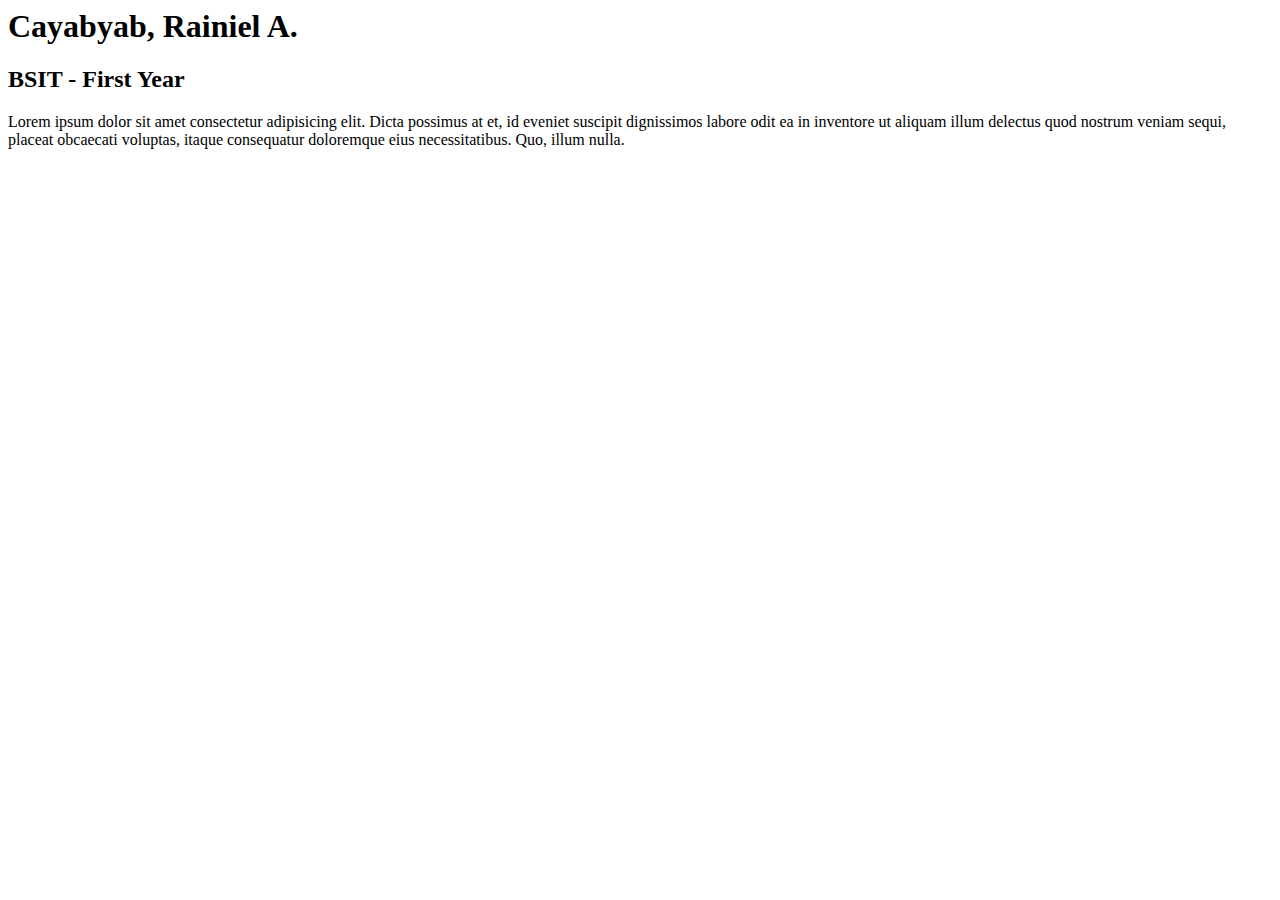
<file: index.html>
<html lang="en">
<head>
    <meta charset="UTF-8">
    <meta name="viewport" content="width=device-width, initial-scale=1.0">
    <title>IT0043 - TB02</title>
</head>
<body>
    <h1> 
        Cayabyab, Rainiel A.
    </h1>
    <h2>
        BSIT - First Year
    </h2>
    <p>
       Lorem ipsum dolor sit amet consectetur adipisicing elit. Dicta possimus at et, id eveniet suscipit dignissimos labore odit ea in inventore ut aliquam illum delectus quod nostrum veniam sequi, placeat obcaecati voluptas, itaque consequatur doloremque eius necessitatibus. Quo, illum nulla.
    </p>
</body>
</html>
</file>
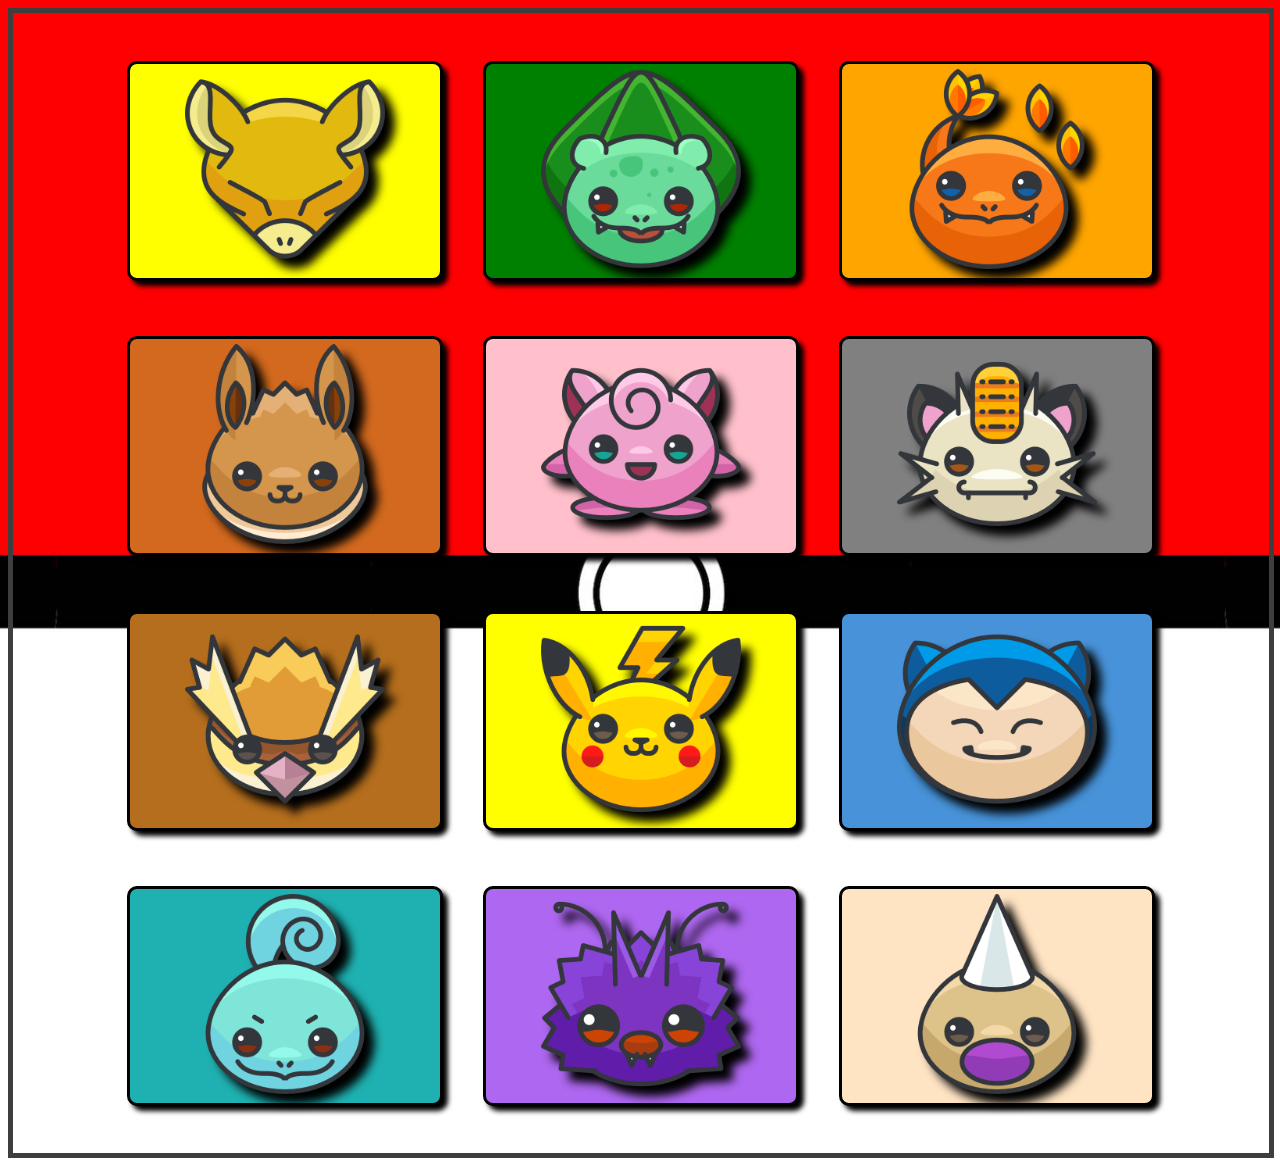
<file: cayabyab_mpe.html>
<!DOCTYPE html>
<html lang="en">
<head>
    <meta charset="UTF-8">
    <meta name="viewport" content="width=device-width, initial-scale=1.0">
    <title>Pokemon Icon</title>
    <link rel="stylesheet" href="cayabyab_mpe.css">
</head>
<body>
    <div class="container">
        <div class="card abra">
        <img src="1 abra.png" alt="abra" class="pokemon">
        <p class = name> ABRA </p>
        <img src="pokeballmpe.png" alt="" class="pokeball">
        </div>

        <div class="card bullbasaur">
        <img src="2 bullbasaur.png" alt="bullbasaur" class="pokemon">
        <p class = name> BULLBASAUR </p>
        <img src="pokeballmpe.png" alt="" class="pokeball">
        </div>

        <div class="card charmander">
        <img src="3 charmander.png" alt="charmander" class="pokemon">
        <p class = name> CHARMANDER </p>
        <img src="pokeballmpe.png" alt="" class="pokeball">
        </div>

        <div class="card eevee">
        <img src="4 eevee.png" alt="eevee" class="pokemon">
        <p class = name> EEVEE </p>
        <img src="pokeballmpe.png" alt="" class="pokeball">
        </div>

        <div class="card jigglypuff">
        <img src="5 jigglypuff.png" alt="jigglypuff" class="pokemon">
        <p class = name> JIGGLYPUFF </p>
        <img src="pokeballmpe.png" alt="" class="pokeball">
        </div>

        <div class="card meowth">
        <img src="6 meowth.png" alt="meowth" class="pokemon">
        <p class = name> MEOWTH </p>
        <img src="pokeballmpe.png" alt="" class="pokeball">
        </div>

        <div class="card pidgey">
        <img src="7 pidgey.png" alt="pidgey" class="pokemon">
        <p class = name> PIDGEY </p>
        <img src="pokeballmpe.png" alt="" class="pokeball">
        </div>

        <div class="card pikachu">
        <img src="8 pikachu.png" alt="pikachu" class="pokemon">
        <p class = name> PIKACHU </p>
        <img src="pokeballmpe.png" alt="" class="pokeball">
        </div>

        <div class="card snorlax">
        <img src="9 snorlax.png" alt="snorlax" class="pokemon">
        <p class = name> SNORLAX </p>
        <img src="pokeballmpe.png" alt="" class="pokeball">
        </div>

        <div class="card squirtle">
        <img src="10 squirtle.png" alt="squirtle" class="pokemon">
        <p class = name> SQUIRTLE </p>
        <img src="pokeballmpe.png" alt="" class="pokeball">
        </div>

        <div class="card venonat">
        <img src="11 venonat.png" alt="venonat" class="pokemon">
        <p class = name> VENONAT </p>
        <img src="pokeballmpe.png" alt="" class="pokeball">
        </div>

        <div class="card weedle">
        <img src="12 weedle.png" alt="weedle" class="pokemon">
        <p class = name> WEEDLE </p>
        <img src="pokeballmpe.png" alt="" class="pokeball">
        </div>
    </div>
</body>
</html>
</file>
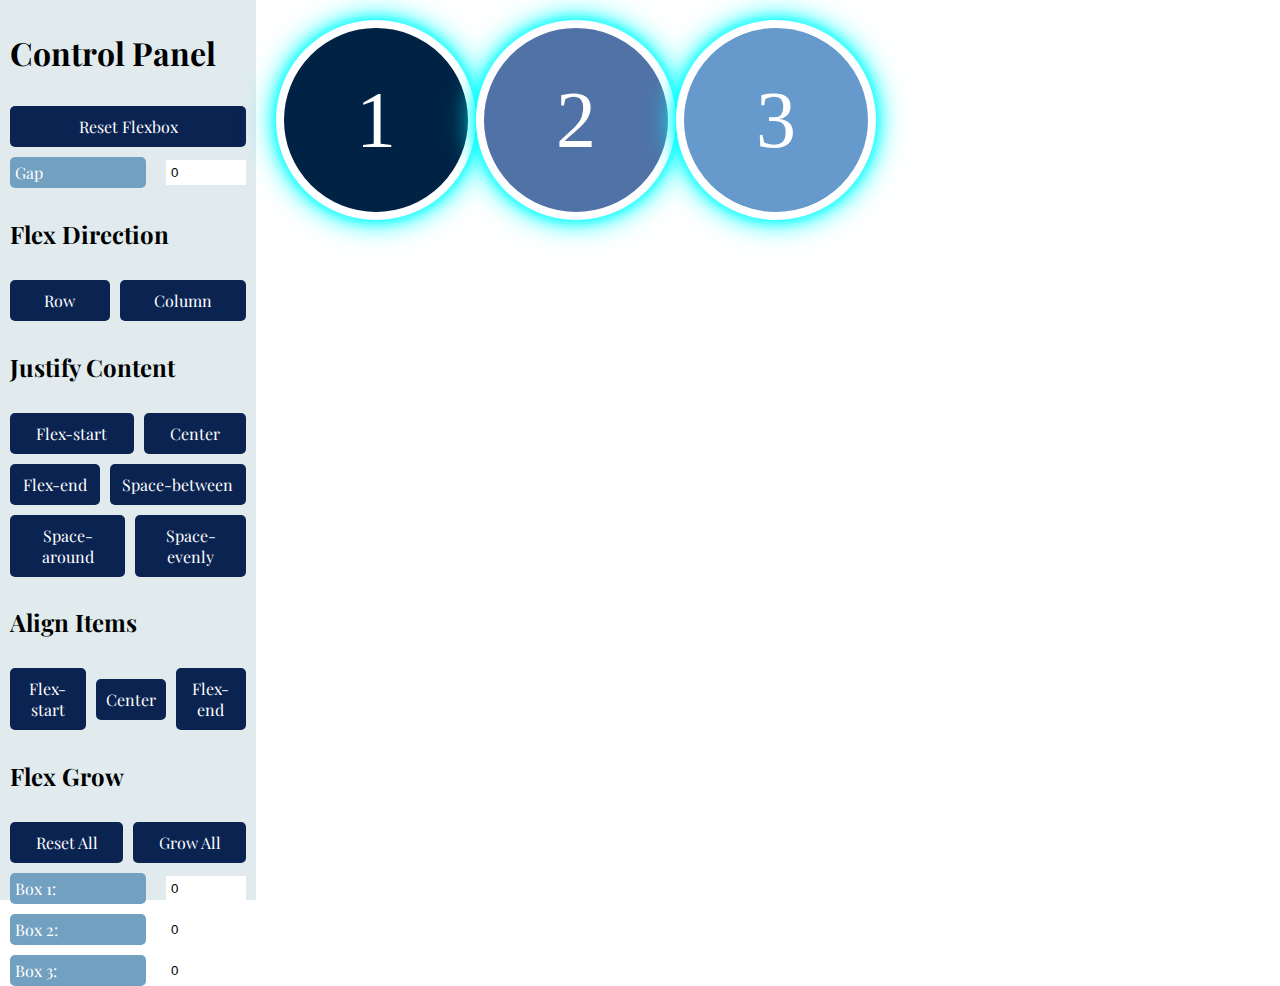
<file: san roque_cayabyab_tsa8.html>
<!DOCTYPE html>
<html lang="en">

<head>
  <meta charset="UTF-8">
  <meta name="viewport" content="width=device-width, initial-scale=1.0">
  <title>Flexbox Simulation</title>
  <link rel="stylesheet" href="san roque_cayabyab_tsa8.css">
</head>

<body>
  <div class="container">
    <div class="control-panel">
      <h1>Control Panel</h1>
      <button id="reset-flexbox" class="control-btn">Reset Flexbox</button>

      <div class="control-group-row">
        <p class="control-label">Gap</p>
        <input type="number" id="gap" min="0" value="0">
      </div>

      <div class="control-group">
        <h2>Flex Direction</h2>
        <div class="control-group-row">
          <button id="flex-direction-row" class="control-btn">Row</button>
          <button id="flex-direction-column" class="control-btn">Column</button>
        </div>
      </div>

      <div class="control-group">
        <h2>Justify Content</h2>
        <div class="control-group-row">
          <button id="justify-start" class="control-btn">Flex-start</button>
          <button id="justify-center" class="control-btn">Center</button>
        </div>
        <div class="control-group-row">
          <button id="justify-end" class="control-btn">Flex-end</button>
          <button id="justify-space-between" class="control-btn">Space-between</button>
        </div>
        <div class="control-group-row">
          <button id="justify-space-around" class="control-btn">Space-around</button>
          <button id="justify-space-evenly" class="control-btn">Space-evenly</button>
        </div>
      </div>

      <div class="control-group">
        <h2>Align Items</h2>
        <div class="control-group-row">
          <button id="align-start" class="control-btn">Flex-start</button>
          <button id="align-center" class="control-btn">Center</button>
          <button id="align-end" class="control-btn">Flex-end</button>
        </div>
      </div>

      <div class="control-group">
        <h2>Flex Grow</h2>
        <div class="control-group-row">
          <button id="flex-grow-reset" class="control-btn">Reset All</button>
          <button id="flex-grow-all" class="control-btn">Grow All</button>
        </div>
        <div class="control-group-row">
          <p class="control-label">Box 1:</p>
          <input type="number" id="flex-grow-1" min="0" value="0">
        </div>
        <div class="control-group-row">
          <p class="control-label">Box 2:</p>
          <input type="number" id="flex-grow-2" min="0" value="0">
        </div>
        <div class="control-group-row">
          <p class="control-label">Box 3:</p>
          <input type="number" id="flex-grow-3" min="0" value="0">
        </div>
      </div>
    </div>

    <div class="display-panel">
      <div class="box" id="box-1">1</div>
      <div class="box" id="box-2">2</div>
      <div class="box" id="box-3">3</div>
    </div>
  </div>
  <script src="san roque_cayabyab_tsa8.js"></script>
</body>

</html>
</file>
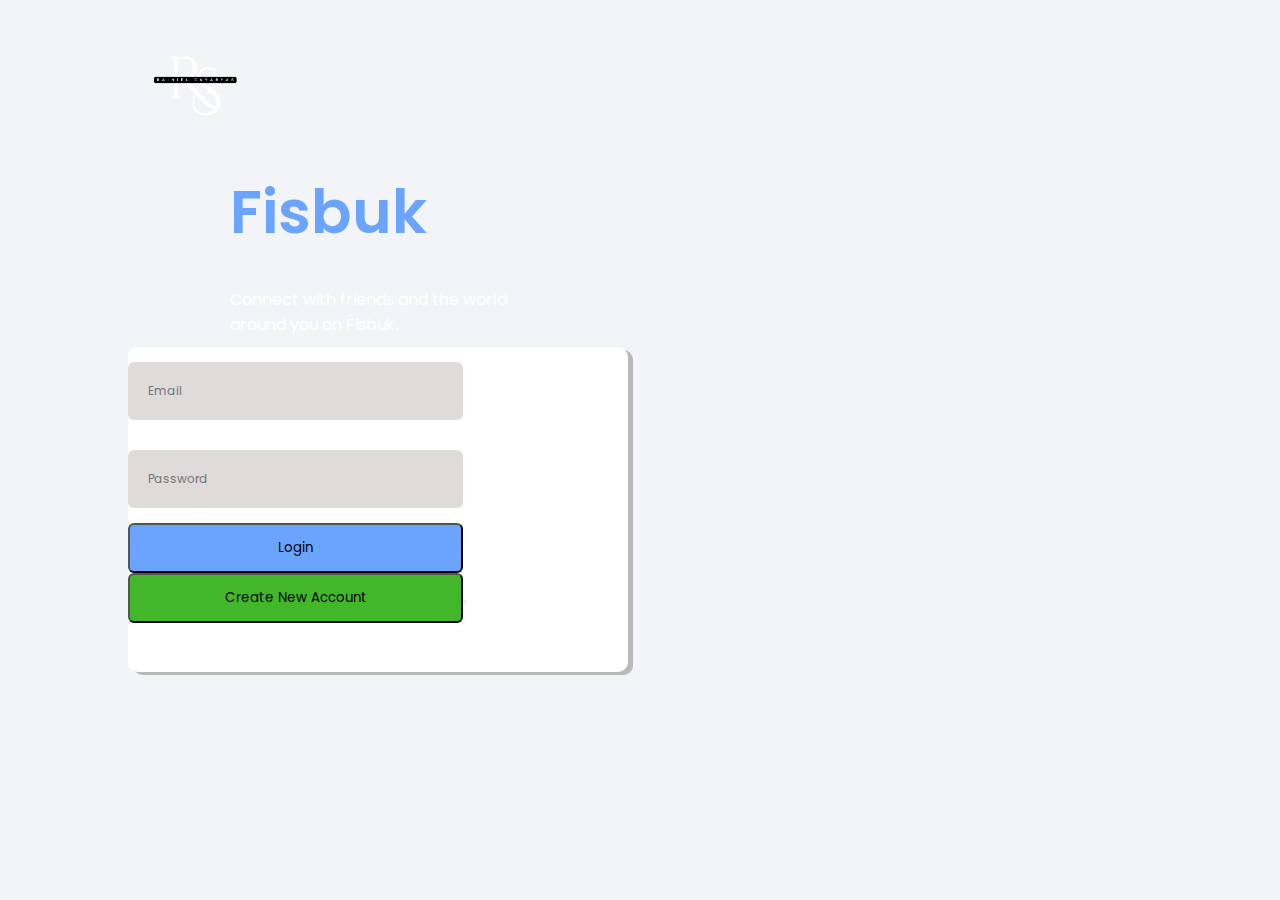
<file: WebReview.html>
<!DOCTYPE html>
<html lang="en">
<head>
    <meta charset="UTF-8">
    <meta name="viewport" content="width=device-width, initial-scale=1.0">
    <title>Web Design Review</title>
    <link rel="stylesheet" href="WebReview.css">
</head>
<body>
    <div id="header">
        <div class="container">

            <nav>
                <img src="logo.png" class="logo">
            </nav>

<!-- -------------------------------------- Contact -------------------------------- -->
            <div id="contact">
                <div class="container">
                    <div class="row">
                        <div class="contact-left">
                            <h1 class="title">Fisbuk</h1>
                            <p><i class="sub-text"></i> Connect with friends and the world <br> around you on Fisbuk.
                            </p>
                            </div>
                        </div> 
                    </div>           
<!-- -------------------------------------- login --------------------------------- -->
 <div class="login-border">                
    <div class="contact-right">
    <form>
        <div class="contact-right">
        <input type="email" name="Email" placeholder="Email" required>
        <br>
        <input type="password" name="Password" placeholder="Password" required> <br>
        <button type="submit" class="btn btn2">Login</button> <br>
        <button type="submit" class="btn3">Create New Account<button> 
    </form>
</div>
</div>
</div>
</div>
</div>
</body>
</html>
</file>
<file: cayabyab_mpe.css>
@import url('https://fonts.googleapis.com/css2?family=Poppins:ital,wght@0,100;0,200;0,300;0,400;0,500;0,600;0,700;0,800;0,900;1,100;1,200;1,300;1,400;1,500;1,600;1,700;1,800;1,900&display=swap');

.name {
   display: none; 
}

body {
    background-image: url(mpebackground.jpg);
    padding: 0px;
    justify-content: center;
    background-repeat: no-repeat;
    background-position: center;
    background-size: cover;
} 

.container {
    display: flex;
    flex-wrap: wrap;
    justify-content: center;
    align-items: center;
    width: 95vw;
    height: 1100px;
    border: 5px solid rgb(63, 62, 62); 
    padding: 20px;
    background-size: cover;
}

.card{
text-align: center;
padding: 5px;
margin: 20px;
border-style: inherit;
border-radius: 10px;
display: inline-block;
width: 300px;
box-shadow: 5px 5px 5px rgb(0, 0, 0);
transition: all 1s ease;
}

.card:hover {
transform: scale(1.1); 
box-shadow: 10px 10px 15px rgb(0, 0, 0); 
}

.pokemon{
height: 200px;
filter: drop-shadow(10px 10px 5px black);
border-radius: 10px;
}

.pokeball {
    width: 65px;
    display: none;
}

.abra{
background-color: yellow;
}
.bullbasaur{
background-color: green;
}
.charmander{
background-color: orange;
}
.eevee{
background-color: chocolate;
}
.jigglypuff{
background-color: pink;
}
.meowth{
background-color: gray;
}
.pidgey{
background-color: rgb(180, 110, 29);
}
.pikachu{
background-color: yellow;
}
.snorlax{
background-color: rgb(71, 146, 216);
}
.squirtle{
background-color: rgb(31, 177, 177);
}
.venonat{
background-color: rgb(174, 103, 240);
}
.weedle{
background-color: bisque;
}

@media (max-width: 1130px) {
    .container {
        display: flex;
        flex-wrap: wrap;
        justify-content: center;
        align-items: center;
        width: 95vw;
        height: 180vw;
        border: 5px rgb(63, 62, 62);
        border-style: outset;
        padding: 20px;
        background-size: cover;
        position: relative; 
    }

    .card {
        text-align: center;
        padding: 5px;
        margin: 20px;
        border-style: inherit;
        border-radius: 10px;
        display: flex; 
        align-items: center; 
        width: 1400px;
        height: 100px;
        box-shadow: 5px 5px 5px rgb(0, 0, 0);
        position: relative; 
    }

    .pokemon {
        height: 50px;
        filter: drop-shadow(10px 10px 5px black);
        border-radius: 10px;
        margin-right: 20px; 
    }
    

    .name {
        display: block;
        font-family: "Poppins";
        font-size: 30px;
        margin: 10px 0;
        color: white; 
        font-weight: bold; 
        text-shadow: 2px 2px 5px rgba(0, 0, 0, 0.7);
        flex-grow: 1; 
    }

    .pokeball {
        display: inline-block;
    }

    .card.abra:hover {
        background-image: url(cardbg.jpg);
        background-size: cover; 
        background-repeat: no-repeat; 
    }

    .card.bullbasaur:hover {
        background-image: url(bulba\ bg.jpg);
        background-size: cover; 
        background-repeat: no-repeat; 
    }

    .card.charmander:hover {
        background-image: url(charm\ bg.jpg);
        background-size: cover; 
        background-repeat: no-repeat; 
    }

    .card.eevee:hover {
        background-image: url(eevee\ bg.jpg);
        background-size: cover; 
        background-repeat: no-repeat; 
    }

    .card.jigglypuff:hover {
        background-image: url(jigg\ bg.jpg);
        background-size: cover; 
        background-repeat: no-repeat; 
    }

    .card.meowth:hover {
        background-image: url(meowth\ bg.jpg);
        background-size: cover; 
        background-repeat: no-repeat; 
    }

    .card.pidgey:hover {
        background-image: url(pidgey\ bg.jpg);
        background-size: cover; 
        background-repeat: no-repeat; 
    }

    .card.pikachu:hover {
        background-image: url(pika\ bg.jpg);
        background-size: cover; 
        background-repeat: no-repeat; 
    }

    .card.snorlax:hover {
        background-image: url(snorlax\ bg.jpg);
        background-size: cover; 
        background-repeat: no-repeat; 
    }

    .card.squirtle:hover {
        background-image: url(squirtle\ bg.jpg);
        background-size: cover; 
        background-repeat: no-repeat; 
    }

    .card.venonat:hover {
        background-image: url(venonat\ bg.jpg);
        background-size: cover; 
        background-repeat: no-repeat; 
    }

    .card.weedle:hover {
        background-image: url(weedle\ bg.jpg);
        background-size: cover; 
        background-repeat: no-repeat; 
    }
}

@media (max-width: 700px){

    .container {
        display: flex;
        flex-wrap: wrap;
        justify-content: center;
        align-items: center;
        width: 95vw;
        height: 400vw;
        border: 1.5vw rgb(63, 62, 62);
        border-style: solid;
        padding: 0px;
        background-size: cover;
    }

    .card {
        text-align: center;
        padding: 5px;
        margin: 20px;
        border-style: inherit;
        border-radius: 5px;
        display: inline-block;
        width: 40vw;
        height: 30vw;
        box-shadow: 5px 5px 5px rgb(0, 0, 0);
        position: relative; 
    }

    .pokemon {
        height: 130px;
        width: auto; 
        filter: drop-shadow(10px 10px 5px black);
        border-radius: 10px;
        position: absolute; 
        top: 50%;
        left: 50%;
        transform: translate(-50%, -50%); 
    }

    .name {
        font-family: "Poppins";
        font-size: 20px; 
        margin: 10px 0;
        color: white;
        font-weight: bold;
        text-shadow: 2px 2px 5px rgba(0, 0, 0, 0.7);
        position: absolute; 
        bottom: 10px;
        left: 50%;
        transform: translateX(-50%); 
        width: 80%; 
    }

    .pokeball {
        display: none; 
    }

.card.abra:hover {
    background-image: url(cardbg.jpg);
    background-size: cover; 
    background-repeat: no-repeat; 
}

.card.bullbasaur:hover {
    background-image: url(bulba\ bg.jpg);
    background-size: cover; 
    background-repeat: no-repeat; 
}

.card.charmander:hover {
    background-image: url(charm\ bg.jpg);
    background-size: cover; 
    background-repeat: no-repeat; 
}

.card.eevee:hover {
    background-image: url(eevee\ bg.jpg);
    background-size: cover; 
    background-repeat: no-repeat; 
}

.card.jigglypuff:hover {
    background-image: url(jigg\ bg.jpg);
    background-size: cover; 
    background-repeat: no-repeat; 
}

.card.meowth:hover {
    background-image: url(meowth\ bg.jpg);
    background-size: cover; 
    background-repeat: no-repeat; 
}

.card.pidgey:hover {
    background-image: url(pidgey\ bg.jpg);
    background-size: cover; 
    background-repeat: no-repeat; 
}

.card.pikachu:hover {
    background-image: url(pika\ bg.jpg);
    background-size: cover; 
    background-repeat: no-repeat; 
}

.card.snorlax:hover {
    background-image: url(snorlax\ bg.jpg);
    background-size: cover; 
    background-repeat: no-repeat; 
}

.card.squirtle:hover {
    background-image: url(squirtle\ bg.jpg);
    background-size: cover; 
    background-repeat: no-repeat; 
}

.card.venonat:hover {
    background-image: url(venonat\ bg.jpg);
    background-size: cover; 
    background-repeat: no-repeat; 
}

.card.weedle:hover {
    background-image: url(weedle\ bg.jpg);
    background-size: cover; 
    background-repeat: no-repeat; 
}
}
</file>
<file: san roque_cayabyab_tsa8.css>
@import url('https://fonts.googleapis.com/css2?family=Playfair+Display:ital,wght@0,400..900;1,400..900&display=swap');

* {
    border: 0;
    padding: 0;
    box-sizing: border-box;
  }
  
  body {
    font-family: "Playfair";
    margin: 0;
    padding: 0;
    box-sizing: border-box;
  }
  
  .container {
    display: flex;
    height: 100vh;
  }
  
  .control-panel {
    width: 20%;
    height: 100vh;
    padding: 10px;
    background-color: #E1EBEE;
    display: flex;
    flex-direction: column;
    gap: 10px;
    box-sizing: border-box;
    font-family: "Playfair Display";

  }
  
  .control-group {
    display: flex;
    flex-direction: column;
    gap: 10px;
  }
  
  .control-group-row {
    display: flex;
    gap: 10px;
    align-items: center;
  }
  
  .control-btn {
    background-color: #0a2351;
    color: white;
    padding: 10px;
    border: none;
    cursor: pointer;
    text-align: center;
    border-radius: 5px;
    flex-grow: 1;
    font-family: "Playfair Display";
    font-size: 1rem;
    transition: box-shadow 0.3s ease-in-out;
  }
  
  .control-btn:hover::after, .control-btn:hover::before {
    content: '';
    background: linear-gradient(90deg, #FC466B 0%, #3F5EFB 100%);
    width: 100%;
    height: 100%;
    position: absolute;
    inset: 0;
    z-index: -1;

    animation: move-right-side 1s ease infinite;
}

.control-btn:hover::before {
    background: linear-gradient(90deg, #00C9FF 0%, #92FE9D 100%);
    inset: 0;
    animation: move-left-side 1s ease infinite;
    z-index: -2;
}

.control-btn:hover {
    background-color: #B9D9EB;
    color: black;
}

  
  .control-btn:hover {
    box-shadow: 0 0 10px 2px rgba(0, 255, 255, 0.8), 
                0 0 20px 4px rgba(0, 255, 255, 0.6), 
                0 0 30px 6px rgba(0, 255, 255, 0.4);
  }
  p.control-label {
    background-color: #72A0C1;
    color: white;
    padding: 5px;
    margin: 0;
    display: flex;
    align-items: center;
    border-radius: 5px;
    font-size: 1rem;
    flex: 1;
  }
  
  input[type="number"] {
    padding: 5px;
    width: 80px;
    margin-left: 10px;
}
  
  .display-panel {
    width: 80%;
    display: flex;
    justify-content: start;
    align-items: start;
    gap: 0;
    padding: 20px;
    background-image: url(https://as2.ftcdn.net/v2/jpg/07/51/51/27/1000_F_751512795_1vrv1xCRDWxjXbfM7PeGZLxf1PohMcGT.jpg);
    box-sizing: border-box;
    height: 100%;
    
  }
  
  .box {
    width: 200px;
    height: 200px;
    display: flex;
    justify-content: center;
    align-items: center;
    border: 8px white solid;
    color: white;
    font-size: 24px;
    border-radius: 100%;
    font-size: 5rem;
  }

  
  #box-1 {
    background-color: #002244;
    box-shadow: 0 0 10px 2px rgba(0, 255, 255, 0.8), 
                0 0 20px 4px rgba(0, 255, 255, 0.6), 
                0 0 30px 6px rgba(0, 255, 255, 0.4);
  }
  
  #box-2 {
    background-color: #5072A7;
    box-shadow: 0 0 10px 2px rgba(0, 255, 255, 0.8), 
                0 0 20px 4px rgba(0, 255, 255, 0.6), 
                0 0 30px 6px rgba(0, 255, 255, 0.4);
  }
  
  #box-3 {
    background-color: #6699CC;
    box-shadow: 0 0 10px 2px rgba(0, 255, 255, 0.8), 
                0 0 20px 4px rgba(0, 255, 255, 0.6), 
                0 0 30px 6px rgba(0, 255, 255, 0.4);
  }
</file>
<file: WebReview.css>
@import url('https://fonts.googleapis.com/css2?family=Poppins:ital,wght@0,100;0,200;0,300;0,400;0,500;0,600;0,700;0,800;0,900;1,100;1,200;1,300;1,400;1,500;1,600;1,700;1,800;1,900&display=swap');

*{
    margin: 0;
    padding: 0;
    font-family: 'Poppins', sans-serif;
    box-sizing: border-box;
}

body{
    background: #F2F4F7;
    color: #fff;
}

.container{
    padding: 10px 10%;
}

.logo{
    width: 140px;
}

.title{
    font-size: 60px;
    color: #6ba4ff;
    font-weight: 600;
}

.sub-text{
    display: flex;
    color: rgb(0, 0, 0);
}
------------------------------------------- login ------------------------------------------------
.container {
    display: flex;
    justify-content: space-between;
}

.contact-left {
    flex-basis: 35%;
}

.contact-right {
    flex-basis: 60%;
}

.contact-left p {
    margin-top: 30px;
}

.contact-left p i {
    color: rgb(1, 73, 83);
    margin-right: 15px;
    font-size: 25px;
}

.btn {
    display: inline-block;
}

.btn.btn2 {
    display: inline-block;
    background: #6ba4ff;
    width: 335px;
    height: 50px;
    border-radius: 6px;
}

.btn3 {
    display: inline-block;
    background: #42B72A;
    width: 335px;
    height: 50px;
    border-radius: 6px;
}

form input, form textarea {
    width: 335px;
    border: 0;
    outline: none;
    background: #dfdbdb;
    padding: 20px;
    margin: 15px 0;
    color: #000000;
    font-size: 12px;
    border-radius: 6px;
}

.login-border div {
    background: #ffffff;
    box-shadow: 5px 3px #b9b9b9;
    font-size: 13px;
    font-weight: 300;
    border-radius: 10px;
    transition: background-color 0.5s, transform 0.5s;
    width: 500px;
    height: 325px;
}
</file>
